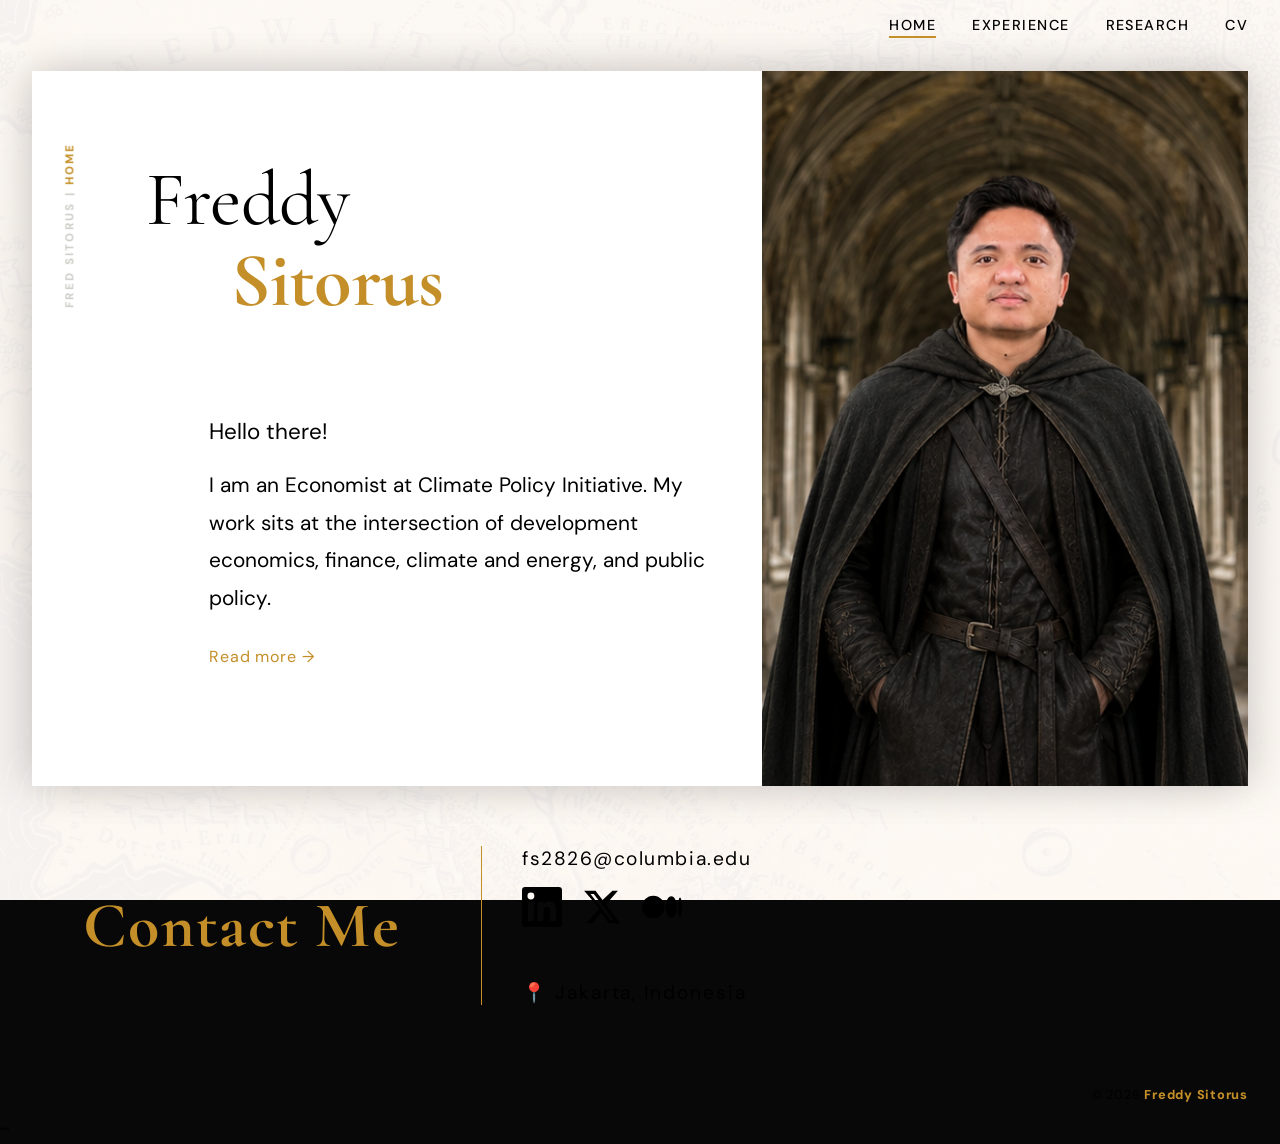
<file: index.html>
```html
<!DOCTYPE html>
<html lang="en">
<head>
  <meta charset="UTF-8" />
  <meta name="viewport" content="width=device-width, initial-scale=1.0" />
  <title>Fred Sitorus</title>
  <link href="https://fonts.googleapis.com/css2?family=Cormorant+Garamond:wght@300;400;600;700&family=DM+Sans:wght@300;400;500&display=swap" rel="stylesheet" />
  <style>
    *, *::before, *::after { box-sizing: border-box; margin: 0; padding: 0; }

    :root {
      --accent: #c48f29;
      --black: #000000;
      --white: #ffffff;
      --gray: #cccdc6;
      --card-bg: rgba(8, 8, 12, 0.55);
      --card-border: rgba(255,255,255,0.08);
      --shadow: 0 8px 40px rgba(0,0,0,0.5), 0 2px 8px rgba(0,0,0,0.3);
      --gap: clamp(20px, 4vw, 60px);
      --nav-height: 50px;
    }

    html { scroll-behavior: smooth; }

    body {
      font-family: 'DM Sans', sans-serif;
      color: var(--black);
      min-height: 100vh;
      background: #080808;
      overflow-x: hidden;
    }

    /* ── BACKGROUND ── */
    .bg-fixed {
      position: fixed;
      inset: 0;
      z-index: 0;
      background: url('background1.jpg') center/cover no-repeat;
    }
    .bg-fixed::after {
      content: '';
      position: absolute;
      inset: 0;
      background: rgba(255, 255, 255, 0.55);
    }

    /* ── NAVBAR ── */
    nav {
     position: fixed;
      top: 0; left: 0; right: 0;
      z-index: 100;
      height: var(--nav-height);
      display: flex;
      align-items: center;
      justify-content: center;
      border-bottom: 1px solid transparent;
      transition: background 0.3s ease, border-color 0.3s ease;
    }
    nav.scrolled {
      background: rgba(255, 255, 255, 0.85);
      backdrop-filter: blur(12px);
      -webkit-backdrop-filter: blur(12px);
      border-bottom: 1px solid rgba(0,0,0,0.08);
    }
    
    .nav-inner {
      width: 95vw;
      display: flex;
      align-items: center;
      justify-content: space-between;
    }
    
    .nav-links {
      display: flex;
      flex-direction: row;
      align-items: center;
      gap: 36px;
      list-style: none;
      margin-left: auto;
    }
    .nav-links a {
      font-size: 0.9rem;
      font-weight: 500;
      color: var(--black);
      text-decoration: none;
      letter-spacing: 0.1em;
      text-transform: uppercase;
      transition: color 0.2s;
      position: relative;
      padding-bottom: 4px;
    }
    .nav-links a::after {
      content: '';
      position: absolute;
      bottom: 0; left: 0;
      width: 0; height: 2px;
      background: var(--accent);
      transition: width 0.25s ease;
    }
    .nav-links a.active {
      font-weight: 500;
    }
    .nav-links a.active::after {
      color: var(--accent);
      width: 100%;
    }
    .nav-links a:hover { color: var(--black); }
    .nav-links a:hover::after { width: 100%; }


    /* ── PAGE WRAPPER ── */
    .page {
      position: relative;
      z-index: 1;
      padding-top: var(--nav-height);
    }

    @media (max-width: 768px) {
  .nav-inner {
    justify-content: center; 
  }

  .nav-links {
    margin-left: 0; 
    justify-content: center;
    gap: 20px; /
  }

  .nav-links a {
    font-size: 0.75rem; 
    letter-spacing: 0.06em;
  }
}
      
    /* ── HERO ── */
   .hero {
  position: relative;
  height: calc(85svh - var(--nav-height));
  overflow: hidden;
  max-width: 95vw;
  margin: 0 auto;
  background: #ffffff;
  box-shadow: -12px 0 40px rgba(0,0,0,0.12), 12px 0 40px rgba(0,0,0,0.12);
}

.hero-inner {
  position: relative;
  z-index: 2;
  width: 100%;
  height: 100%;
  display: grid;
  grid-template-columns: 1fr 40%;
  align-items: stretch;
}

.hero-text {
  padding: 60px var(--gap);
  display: flex;
  flex-direction: column;
  justify-content: center;
  animation: fadeLeft 0.8s ease both;
}

.hero-name {
  font-family: 'Cormorant Garamond', serif;
  font-size: clamp(3rem, 6vw, 8.5rem);
  font-weight: 400;
  line-height: 1.05;
  letter-spacing: -0.01em;
  color: var(--black);
  margin-left: 10%;
  margin-bottom: 16px;
}
.hero-name strong {
  font-weight: 800;
  color: var(--accent);
  display: block;
  margin-left: 15%;
  margin-bottom: 80px;
}

.hero-label {
  font-size: 1.4rem;
  color: var(--black);
  margin-left: 20%;
  margin-bottom: 20px;
}

.hero-bio {
  font-size: 1.3rem;
  color: var(--muted);
  line-height: 1.8;
  max-width: 660px;
  margin-left: 20%;
  margin-bottom: 30px;
}

.hero-photo-fullscreen {
  position: relative;
  height: 100%;
  overflow: hidden;
  animation: fadeRight 1s ease 0.1s both;
}

.hero-photo-fullscreen img {
  width: 100%;
  height: 100%;
  object-fit: cover;
  object-position: top center;
  display: block;
} 
.read-more {
  display: inline-block;
  font-size: 1rem;
  color: var(--accent);
  text-decoration: none;
  letter-spacing: 0.06em;
  margin-bottom: 28px;
  position: relative;
  margin-left: 20%;
  padding-bottom: 2px;
  align-self: flex-start;
}
.read-more::after {
  content: '';
  position: absolute;
  bottom: 0; left: 0;
  width: 0;
  height: 1px;
  background: var(--accent);
  transition: width 0.25s ease;
}
.read-more:hover::after { width: 100%; }

    @media (max-width: 768px) {
  .hero {
    height: auto;
    overflow: visible;
  }

  .hero-inner {
    grid-template-columns: 1fr; /* single column */
    height: auto;
  }

  /* reorder: name first, then photo, then text */
  .hero-name {
    order: 1;
    text-align: center;
    margin-left: 0;
    font-size: 2.5rem;
  }

  .hero-name strong {
    margin-left: 0;
    margin-bottom: 20px;
    display: inline; /* keeps first and last name on same line */
  }

  .hero-photo-fullscreen {
    order: 2;
    height: 50vw;
  }

  .hero-photo-fullscreen img {
    width: 70%;
    height: auto;
    margin: 0 auto;
  }

  .hero-text {
    order: 3;
    padding: 30px 20px;
    align-items: center;
  }

  .hero-label {
    margin-left: 0;
    text-align: center;
    font-size: 1rem;
  }

  .hero-bio {
    margin-left: 0;
    max-width: 100%;
    font-size: 1rem;
    text-align: justify;
  }

  .read-more {
    margin-left: 0;
    align-self: center;
  }
}
    /* ── CONTACT ── */
#contact {
  position: relative;
  z-index: 1;
  width: 95vw;
  margin: 0 auto;
  padding: 60px var(--gap);
  display: grid;
  grid-template-columns: 0.5fr 1fr;
  align-items: center;
  gap: 40px;
}

.contact-heading {
  font-family: 'Cormorant Garamond', serif;
  font-size: clamp(2rem, 6vw, 4rem);
  font-weight: 700;
  color: var(--accent);
  letter-spacing: 0.02em;
  line-height: 1;
  text align: right;
}
.contact-details {
  display: flex;
  flex-direction: column;
  gap: 16px;
  border-left: 1px solid var(--accent);
  padding-left: 40px;
}

.contact-email {
  font-size: 1.2rem;
  color: var(--black);
  text-decoration: none;
  letter-spacing: 0.08em;
  transition: color 0.2s;
}
.contact-email:hover { color: var(--accent); }

.contact-location {
  font-size: 1.2rem;
  color: var(--black);
  letter-spacing: 0.1em;
}

.contact-socials {
  display: flex;
  align-items: center;
  gap: 20px;
}
.contact-socials a {
  color: var(--black);
  transition: color 0.2s;
  display: flex;
  align-items: center;
}
.contact-socials a:hover { color: var(--accent); }
.contact-socials svg {
  width: 40px;
  height: 40px;
  fill: currentColor;
}
    .side-label {
  position: fixed;
  left: -1%;
  top: 25%;
  transform: translateY(-50%) rotate(270deg);
  transform-origin: center center;
  z-index: 50;
  font-family: 'DM Sans', sans-serif;
  font-size: 0.72rem;
  font-weight: 700;
  letter-spacing: 0.2em;
  text-transform: uppercase;
  color: var(--gray);
  white-space: nowrap;
}
    .side-label span {
      color: var(--accent);
      font-weight: 800;
    }
    
    footer {
  position: relative;
  z-index: 1;
  width: 95vw;
  margin: 0 auto;
  padding: 20px 0;
  text-align: right;
  font-size: 0.8rem;
  color: var(--muted);
  letter-spacing: 0.06em;
  border-top: 1px solid rgba(0,0,0,0.08);
}

footer span {
  color: var(--accent);
  font-weight: 800;
}

@media (max-width: 768px) {
  #contact {
    grid-template-columns: 1fr; /* single column */
    padding: 40px 20px;
    gap: 24px;
    text-align: center;
  }

  .contact-heading {
    font-size: 2.5rem;
  }

  .contact-details {
    border-left: none; /* remove side line, looks odd centered */
    border-top: 1px solid var(--accent); /* replace with top line */
    padding-left: 0;
    padding-top: 24px;
    align-items: center; /* center all items */
  }

  .contact-email {
    font-size: 1rem;
  }

  .contact-location {
    font-size: 1rem;
  }

  .contact-socials {
    justify-content: center;
  }
}
    
    /* ── ANIMATIONS ── */
    @keyframes fadeLeft {
      from { opacity: 0; transform: translateX(-28px); }
      to   { opacity: 1; transform: translateX(0); }
    }
    @keyframes fadeRight {
      from { opacity: 0; transform: translateX(28px); }
      to   { opacity: 1; transform: translateX(0); }
    }

    /* ── RESPONSIVE ── */
    @media (max-width: 700px) {
      .hero-photo-fullscreen { width: 100%; opacity: 0.25; }
      .hero-photo-fullscreen::before {
        background: linear-gradient(to bottom,
          rgba(8,8,8,0.5) 0%,
          rgba(8,8,8,0.2) 100%
        );
      }
      .hero-inner {
        grid-template-columns: 1fr;
        text-align: center;
      }
      .hero-photo-spacer { display: none; }
      .hero-bio { margin-left: auto; margin-right: auto; }
      .hero-cta { justify-content: center; }
      .nav-links { gap: 20px; }
      #contact {
        height: auto;
        padding: 16px var(--gap);
        flex-direction: column;
        gap: 14px;
        text-align: center;
      }
      .contact-links { gap: 20px; flex-wrap: wrap; justify-content: center; }
    }
  </style>
</head>
<body>

<!-- BACKGROUND -->
<div class="bg-fixed"></div>

<!-- NAVBAR -->
<nav>
  <div class ="nav-inner">
  <ul class="nav-links">
    <li><a href="index.html" class="active">Home</a></li>
    <li><a href="about.html">Experience</a></li>
    <li><a href="writing.html">Research</a></li>
    <li><a href="resume.pdf" target="_blank">CV</a></li>
  </ul>
  </div>
</nav>

<!-- PAGE -->
<div class="page">

  <!-- HERO -->
  <section id="home" class="hero">
  <div class="hero-inner">

    <!-- LEFT -->
    <div class="hero-text">
      <h1 class="hero-name">
        Freddy
        <strong>Sitorus</strong>
      </h1>
      <div class="hero-label">Hello there!</div>
      <p class="hero-bio">
        I am an Economist at Climate Policy Initiative.
        My work sits at the intersection of development economics, finance, climate and energy, and public policy.
      </p>
      <a href="about.html" class="read-more">Read more →</a>
    </div>

    <!-- RIGHT -->
    <div class="hero-photo-fullscreen">
      <img src="picture1.png" alt="Profile photo" onerror="this.style.opacity='0'" />
    </div>

  </div>
     <div class="side-label">Fred Sitorus | <span>Home</span></div>
</section>

  <section id="contact">
  <!-- LEFT: big heading -->
  <h2 class="contact-heading">Contact Me</h2>

  <!-- RIGHT: details -->
  <div class="contact-details">
    <a href="mailto:fs2826@columbia.edu" class="contact-email">fs2826@columbia.edu</a>
    <div class="contact-socials">
      <!-- LinkedIn -->
      <a href="https://linkedin.com/in/freddyhys" target="_blank" aria-label="LinkedIn">
        <svg viewBox="0 0 24 24"><path d="M20.45 20.45h-3.554v-5.569c0-1.328-.027-3.037-1.852-3.037-1.853 0-2.136 1.445-2.136 2.939v5.667H9.354V9h3.414v1.561h.046c.477-.9 1.637-1.85 3.37-1.85 3.601 0 4.267 2.37 4.267 5.455v6.286zM5.337 7.433a2.062 2.062 0 0 1-2.063-2.065 2.064 2.064 0 1 1 2.063 2.065zm1.782 13.019H3.555V9h3.564v11.452zM22.225 0H1.771C.792 0 0 .774 0 1.729v20.542C0 23.227.792 24 1.771 24h20.451C23.2 24 24 23.227 24 22.271V1.729C24 .774 23.2 0 22.222 0h.003z"/></svg>
      </a>
      <!-- Twitter / X -->
      <a href="https://twitter.com/freddyhys" target="_blank" aria-label="Twitter">
        <svg viewBox="0 0 24 24"><path d="M18.244 2.25h3.308l-7.227 8.26 8.502 11.24H16.17l-4.714-6.231-5.401 6.231H2.744l7.737-8.835L1.254 2.25H8.08l4.253 5.622 5.911-5.622zm-1.161 17.52h1.833L7.084 4.126H5.117z"/></svg>
      </a>
      <!-- Medium -->
      <a href="https://medium.com/@freddysitorus" target="_blank" aria-label="Medium">
        <svg viewBox="0 0 24 24"><path d="M13.54 12a6.8 6.8 0 0 1-6.77 6.82A6.8 6.8 0 0 1 0 12a6.8 6.8 0 0 1 6.77-6.82A6.8 6.8 0 0 1 13.54 12zm7.42 0c0 3.54-1.51 6.42-3.38 6.42-1.87 0-3.39-2.88-3.39-6.42s1.52-6.42 3.39-6.42 3.38 2.88 3.38 6.42M24 12c0 3.17-.53 5.75-1.19 5.75-.66 0-1.19-2.58-1.19-5.75s.53-5.75 1.19-5.75C23.47 6.25 24 8.83 24 12z"/></svg>
      </a>
    </div>
    <br>
    <p class="contact-location">📍 Jakarta, Indonesia</p>
  </div>
</section>
  <footer>
  <p>© 2026 <span>Freddy Sitorus</span></p>
</footer>
<script>
  const nav = document.querySelector('nav');
  window.addEventListener('scroll', () => {
    if (window.scrollY > 10) {
      nav.classList.add('scrolled');
    } else {
      nav.classList.remove('scrolled');
    }
  });
</script>
</body>
</html>
```
</file>
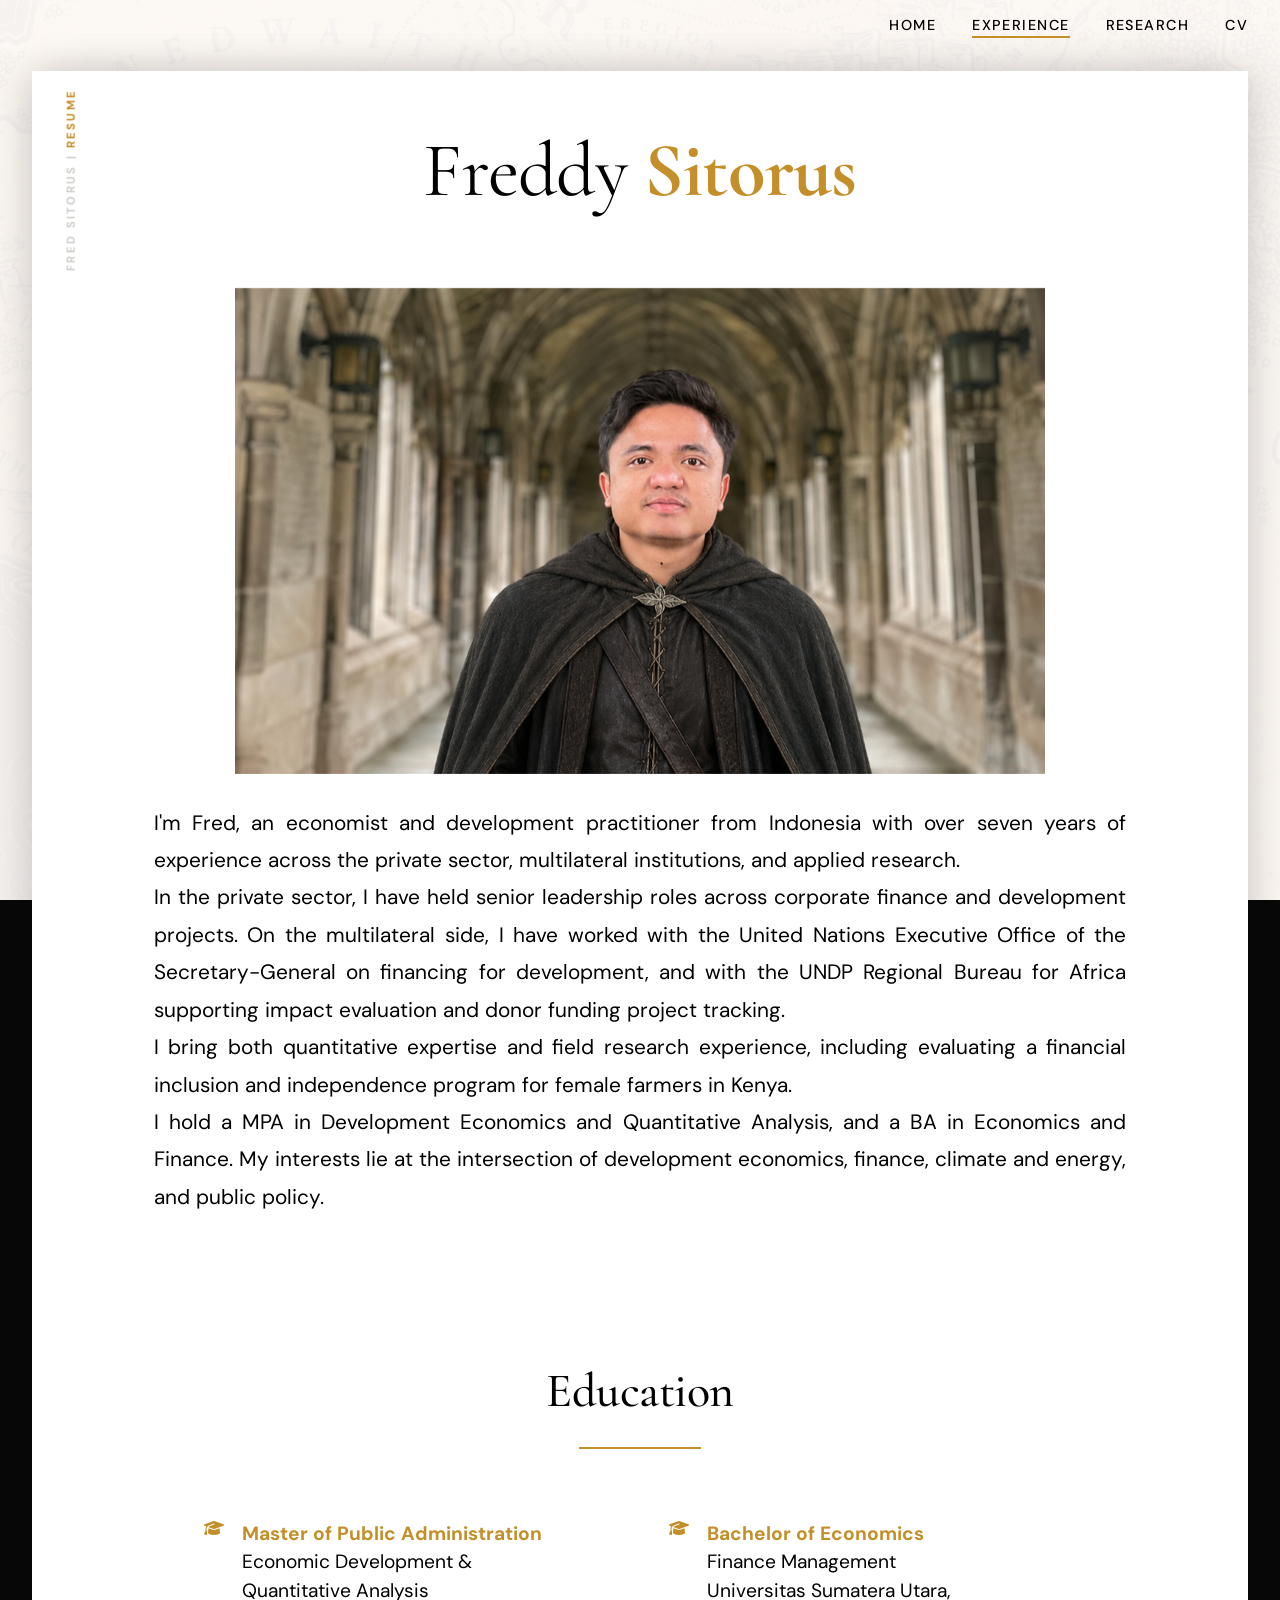
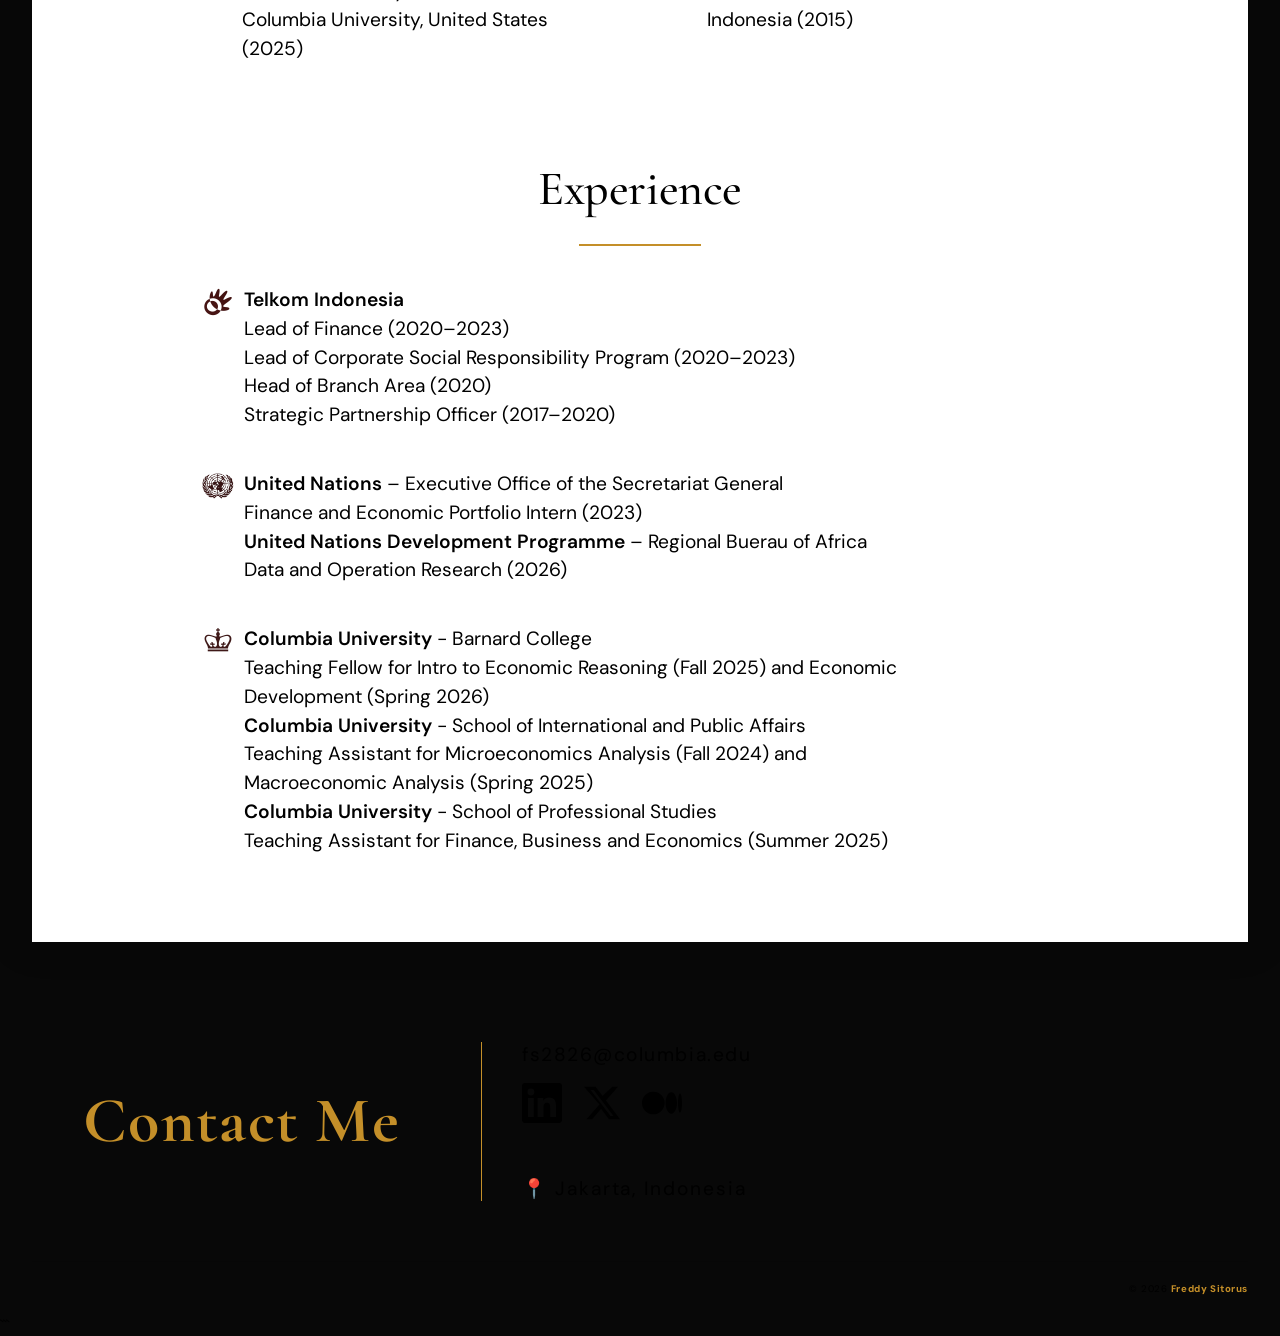
<file: about.html>
```html
<!DOCTYPE html>
<html lang="en">
<head>
  <meta charset="UTF-8" />
  <meta name="viewport" content="width=device-width, initial-scale=1.0" />
  <title>Fred Sitorus</title>
  <link href="https://fonts.googleapis.com/css2?family=Cormorant+Garamond:wght@300;400;600;700&family=DM+Sans:wght@300;400;500&display=swap" rel="stylesheet" />
  <link rel="stylesheet" href="https://cdnjs.cloudflare.com/ajax/libs/font-awesome/6.5.0/css/all.min.css">
  <style>
    *, *::before, *::after { box-sizing: border-box; margin: 0; padding: 0; }

    :root {
      --accent: #c48f29;
      --black: #000000;
      --white: #ffffff;
      --gray: #cccdc6;
      --card-bg: rgba(8, 8, 12, 0.55);
      --card-border: rgba(255,255,255,0.08);
      --shadow: 0 8px 40px rgba(0,0,0,0.5), 0 2px 8px rgba(0,0,0,0.3);
      --gap: clamp(20px, 4vw, 60px);
      --nav-height: 50px;
    }

    html { scroll-behavior: smooth; }

    body {
      font-family: 'DM Sans', sans-serif;
      color: var(--black);
      min-height: 100vh;
      background: #080808;
      overflow-x: hidden;
    }

    /* ── BACKGROUND ── */
    .bg-fixed {
      position: fixed;
      inset: 0;
      z-index: 0;
      background: url('background1.jpg') center/cover no-repeat;
    }
    .bg-fixed::after {
      content: '';
      position: absolute;
      inset: 0;
      background: rgba(255, 255, 255, 0.55);
    }

    /* ── NAVBAR ── */
    nav {
     position: fixed;
      top: 0; left: 0; right: 0;
      z-index: 100;
      height: var(--nav-height);
      display: flex;
      align-items: center;
      justify-content: center;
      border-bottom: 1px solid transparent;
      transition: background 0.3s ease, border-color 0.3s ease;
    }
    nav.scrolled {
      background: rgba(255, 255, 255, 0.85);
      backdrop-filter: blur(12px);
      -webkit-backdrop-filter: blur(12px);
      border-bottom: 1px solid rgba(0,0,0,0.08);
    }
    
    .nav-inner {
      width: 95vw;
      display: flex;
      align-items: center;
      justify-content: space-between;
    }
    
    .nav-links {
      display: flex;
      flex-direction: row;
      align-items: center;
      gap: 36px;
      list-style: none;
      margin-left: auto;
    }
    .nav-links a {
      font-size: 0.9rem;
      font-weight: 500;
      color: var(--black);
      text-decoration: none;
      letter-spacing: 0.1em;
      text-transform: uppercase;
      transition: color 0.2s;
      position: relative;
      padding-bottom: 4px;
    }
    .nav-links a::after {
      content: '';
      position: absolute;
      bottom: 0; left: 0;
      width: 0; height: 2px;
      background: var(--accent);
      transition: width 0.25s ease;
    }
    .nav-links a.active {
      font-weight: 500;
    }
    .nav-links a.active::after {
      color: var(--accent);
      width: 100%;
    }
    .nav-links a:hover { color: var(--black); }
    .nav-links a:hover::after { width: 100%; }


    /* ── PAGE WRAPPER ── */
    .page {
      position: relative;
      z-index: 1;
      padding-top: var(--nav-height);
    }

    /* ── HERO ── */
   .hero {
  position: relative;
  min-height: calc(85svh - var(--nav-height));
  overflow: visible;
  max-width: 95vw;
  margin: 0 auto;
  background: #ffffff;
  box-shadow: -12px 0 40px rgba(0,0,0,0.12), 12px 0 40px rgba(0,0,0,0.12);
}

.hero-inner {
  position: relative;
  z-index: 2;
  width: 100%;
  display: flex;
  flex-direction: column;
  align-items: center;
}
.hero-text {
  padding: 60px var(--gap);
  display: flex;
  flex-direction: column;
  justify-content: center;
  text-align: center;
  animation: fadeLeft 0.8s ease both;
}

.hero-name {
  font-family: 'Cormorant Garamond', serif;
  font-size: clamp(3rem, 6vw, 8.5rem);
  font-weight: 400;
  line-height: 1.05;
  letter-spacing: -0.01em;
  color: var(--black);
  text-align: center;
  margin-bottom: 16px;
}
.name-first {
  color: var(--black);
  font-weight: 400;
}

.name-last {
  color: var(--accent);
  font-weight: 800;
}
.hero-bio {
  font-size: 1.3rem;
  color: var(--black);
  line-height: 1.8;
  max-width: 80%;
  margin-bottom: 30px;
  margin: 30px auto 30px auto;
  text-align: justify;
}

.hero-photo-fullscreen {
  position: relative;
  overflow: visible;
  animation: fadeRight 1s ease 0.1s both;
}

.hero-photo-fullscreen img {
  width: 75%;
  height: auto;
  object-fit: cover;
  object-position: top center;
  display: block;
  margin: auto;
}
  .hero-title {
  font-family: 'Cormorant Garamond', serif;
  font-size: clamp(1rem, 6vw, 3rem);
  line-height: 1.05;
  letter-spacing: -0.01em;
  color: var(--black);
  text-align: center;
  margin: 100px auto 30px auto;
  font-weight: 500;
}
.hero-content {
  font-size: 1.5rem;
  color: var(--black);
  line-height: 1.8;
  max-width: 80%;
  margin-bottom: 30px;
  text-align: justify;
}
hr {
  border: none;
  border-top: 2px solid var(--accent);
  width: 10%; /* adjust length here */
  margin: 10px auto;
}

    /*EDUCATION*/
    .content-right {
   margin: 0;
  line-height: 1.1;
}
    .education-grid {
  display: grid;
  grid-template-columns: 40px 1fr 40px 1fr;
  column-gap: 18px;
  align-items: start;
  max-width: 75%;
      row-gap: 10px;
  margin: 40px auto 40px auto ;
}

.edu-details {
  text-align: left;
  font-size: 1.2rem;
  color: var(--black);
  line-height: 1.5;
  max-width: 80%;
}
    .edu-details span {
      color: var(--accent);
      font-weight: 700;
    }
    .logo {
  display: flex;
      color: var(--accent);
  justify-content: flex-end;
  align-items: flex-start;
}
    /* EXPERIENCES*/
    .experience-item {
  display: grid;
  grid-template-columns: 50px 1fr;
  column-gap: 10px;
  align-items: start;
  margin-bottom: 20px;
  max-width: 75%;
  margin: 40px auto 40px auto ;
}

.exp-logo {
  width: 32px;
  height: 32px;
  object-fit: contain;
  color: var(--accent);
  display: block;
}

.exp-details {
  text-align: left;
  font-size: 1.2rem;
  color: var(--black);
  line-height: 1.5;
  max-width: 80%;
}
    .exp-details span {
      font-weight: 600;
    }

    /* ── CONTACT ── */
#contact {
  position: relative;
  z-index: 1;
  width: 95vw;
  margin: 0 auto;
  padding: 60px var(--gap);
  display: grid;
  grid-template-columns: 0.5fr 1fr;
  align-items: center;
  gap: 40px;
}

.contact-heading {
  font-family: 'Cormorant Garamond', serif;
  font-size: clamp(2rem, 6vw, 4rem);
  font-weight: 700;
  color: var(--accent);
  letter-spacing: 0.02em;
  line-height: 1;
  text align: right;
}
.contact-details {
  display: flex;
  flex-direction: column;
  gap: 16px;
  border-left: 1px solid var(--accent);
  padding-left: 40px;
}

.contact-email {
  font-size: 1.2rem;
  color: var(--black);
  text-decoration: none;
  letter-spacing: 0.08em;
  transition: color 0.2s;
}
.contact-email:hover { color: var(--accent); }

.contact-location {
  font-size: 1.2rem;
  color: var(--black);
  letter-spacing: 0.1em;
}

.contact-socials {
  display: flex;
  align-items: center;
  gap: 20px;
}
.contact-socials a {
  color: var(--black);
  transition: color 0.2s;
  display: flex;
  align-items: center;
}
.contact-socials a:hover { color: var(--accent); }
.contact-socials svg {
  width: 40px;
  height: 40px;
  fill: currentColor;
}
    a {
  color: inherit;
  text-decoration: none;
}
    .side-label {
  position: fixed;
  left: -20px;
  top: 20%;
  transform: translateY(-50%) rotate(270deg);
  transform-origin: center center;
  z-index: 50;
  font-family: 'DM Sans', sans-serif;
  font-size: 0.72rem;
  font-weight: 700;
  letter-spacing: 0.2em;
  text-transform: uppercase;
  color: var(--gray);
  white-space: nowrap;
}
    .side-label span {
      color: var(--accent);
      font-weight: 800;
    }
    
    footer {
  position: relative;
  z-index: 1;
  width: 95vw;
  margin: 0 auto;
  padding: 20px 0;
  text-align: right;
  font-size: 0.6rem;
  color: var(--muted);
  letter-spacing: 0.06em;
  border-top: 1px solid rgba(0,0,0,0.08);
}

footer span {
  color: var(--accent);
  font-weight: 800;
}

    /* ── ANIMATIONS ── */
    @keyframes fadeLeft {
      from { opacity: 0; transform: translateX(-28px); }
      to   { opacity: 1; transform: translateX(0); }
    }
    @keyframes fadeRight {
      from { opacity: 0; transform: translateX(28px); }
      to   { opacity: 1; transform: translateX(0); }
    }

    /* ── RESPONSIVE ── */
    @media (max-width: 700px) {
      .hero-photo-fullscreen { width: 100%; opacity: 0.25; }
      .hero-photo-fullscreen::before {
        background: linear-gradient(to bottom,
          rgba(8,8,8,0.5) 0%,
          rgba(8,8,8,0.2) 100%
        );
      }
      .hero-inner {
        grid-template-columns: 1fr;
        text-align: center;
      }
      .hero-photo-spacer { display: none; }
      .hero-bio { margin-left: auto; margin-right: auto; }
      .hero-cta { justify-content: center; }
      .nav-links { gap: 20px; }
      #contact {
        height: auto;
        padding: 16px var(--gap);
        flex-direction: column;
        gap: 14px;
        text-align: center;
      }
      .contact-links { gap: 20px; flex-wrap: wrap; justify-content: center; }
    }
  </style>
</head>
<body>

<!-- BACKGROUND -->
<div class="bg-fixed"></div>

<!-- NAVBAR -->
<nav>
  <div class ="nav-inner">
  <ul class="nav-links">
    <li><a href="index.html">Home</a></li>
    <li><a href="about.html" class="active">Experience</a></li>
    <li><a href="writing.html">Research</a></li>
    <li><a href="resume.pdf" target="_blank">CV</a></li>
  </ul>
  </div>
</nav>

<!-- PAGE -->
<div class="page">

  <!-- HERO -->
  <section id="home" class="hero">
  <div class="hero-inner">

    <!-- LEFT -->
    <div class="hero-text">
      <h1 class="hero-name">
  <span class="name-first">Freddy</span>
  <span class="name-last">Sitorus</span>
</h1>
     
    </div>
    <div class="hero-photo-fullscreen">
      <img src="picture2.png" alt="Profile photo" onerror="this.style.opacity='0'" />
    </div>
 <p class="hero-bio">
   I'm Fred, an economist and development practitioner from Indonesia with over seven years of experience across the private sector, multilateral institutions, and applied research.
   <br>In the private sector, I have held senior leadership roles across corporate finance and development projects. On the multilateral side, I have worked with the United Nations Executive Office of the Secretary-General on financing for development, and with the UNDP Regional Bureau for Africa supporting impact evaluation and donor funding project tracking.
   <br>I bring both quantitative expertise and field research experience, including evaluating a financial inclusion and independence program for female farmers in Kenya.
   <br>I hold a MPA in Development Economics and Quantitative Analysis, and a BA in Economics and Finance. My interests lie at the intersection of development economics, finance, climate and energy, and public policy.
      </p>
  </div>
    <br>
    <p class="hero-title">
      Education
    </p>
    <hr>
    <br>
 <div class="content-right">
      <div class="education-grid">
        <div class="logo">
          <i class="fa-solid fa-graduation-cap"></i>
        </div>

        <div class="edu-details">
          <span>Master of Public Administration</span>
          <p>Economic Development &amp; Quantitative Analysis</p>
          <p>
            <a href="https://www.columbia.edu" target="_blank">
              Columbia University,
            </a> United States (2025)
          </p>
        </div>

        <div class="logo">
          <i class="fa-solid fa-graduation-cap"></i>
        </div>

        <div class="edu-details">
          <span>Bachelor of Economics</span>
          <p>Finance Management</p>
          <p>
            <a href="https://usu.ac.id" target="_blank">
              Universitas Sumatera Utara,
            </a> Indonesia (2015)
          </p>        
        </div>
      </div>
    </div>      
    <p class="hero-title">
      Experience
    </p>
    <hr>
       <!-- Experience -->

    <div class="content-right">
      
      <div class="experience-item">
        <div class="logo">
          <img src="telkom.png" alt="Telkom Indonesia" class="exp-logo">
        </div>
        <div class="exp-details">
          <p>
          <a href="https://telkom.co.id" target="_blank">
              <span>Telkom Indonesia</span>  
          </a>
          </p>
          <p>Lead of Finance (2020–2023)</p>
          <p>Lead of Corporate Social Responsibility Program (2020–2023)</p>
          <p>Head of Branch Area (2020)</p>
          <p>Strategic Partnership Officer (2017–2020)</p>
        </div>
      </div>

      <div class="experience-item">
        <div class="logo">
          <img src="un.png" alt="United Nations" class="exp-logo">
        </div>
        <div class="exp-details">
          <p>
            <a href="https://www.un.org/sg/en/global-leadership/entity/secretariat-and-regional-commissions/executive-office-of-the-secretary-general" target="_blank">
              <span>United Nations</span> – Executive Office of the Secretariat General 
            </a>
          </p>
          <p>Finance and Economic Portfolio Intern (2023)</p>
        <p>
         <p>
            <a href="https://www.undp.org/africa/about-us" target="_blank">
              <span>United Nations Development Programme</span> – Regional Buerau of Africa 
            </a>
          </p>
          <p>Data and Operation Research (2026)</p>
        </div>
      </div>

      <div class="experience-item">
        <div class="logo">
          <img src="columbia.png" alt="Columbia University" class="exp-logo">
        </div>
        <div class="exp-details">
          <p>
           <a href="https://barnard.edu" target="_blank">
             <span>Columbia University</span> - Barnard College
           </a>  
          </p>
          <p>Teaching Fellow for Intro to Economic Reasoning (Fall 2025) and Economic Development (Spring 2026)</p>
          <p>
           <a href="https://www.sipa.columbia.edu" target="_blank">
              <span>Columbia University</span> - School of International and Public Affairs
           </a>  
           </p>
          <p>Teaching Assistant for Microeconomics Analysis (Fall 2024) and Macroeconomic Analysis (Spring 2025)</p>
         <p>
        <p>
           <a href="https://sps.columbia.edu/landing/strategic-communication?utm_campaign=nn-fy2526-scom&utm_source=google&utm_medium=cpc&utm_content=850953&utm_term=&campaign_id=22739094410&gad_source=1&gad_campaignid=22739094410&gbraid=0AAAAAphqpw_KHyOOQPLJAomiYA1_s6XPl&gclid=Cj0KCQjwp7jOBhDGARIsABe7C4cKroyLgoN7ST0N5zPEYW3UM0VKrVf17wcb1pTAXytrZ29SoG5jZm4aAn3OEALw_wcB" target="_blank">
              <span>Columbia University</span> - School of Professional Studies 
           </a>  
          </p>  </p>
          <p>Teaching Assistant for Finance, Business and Economics (Summer 2025)</p>
        <br><br><br>
        </div>
      </div>

    </div>
</section>

  <section id="contact">
  <!-- LEFT: big heading -->
  <h2 class="contact-heading">Contact Me</h2>

  <!-- RIGHT: details -->
  <div class="contact-details">
    <a href="mailto:fs2826@columbia.edu" class="contact-email">fs2826@columbia.edu</a>
    <div class="contact-socials">
      <!-- LinkedIn -->
      <a href="https://linkedin.com/in/freddyhys" target="_blank" aria-label="LinkedIn">
        <svg viewBox="0 0 24 24"><path d="M20.45 20.45h-3.554v-5.569c0-1.328-.027-3.037-1.852-3.037-1.853 0-2.136 1.445-2.136 2.939v5.667H9.354V9h3.414v1.561h.046c.477-.9 1.637-1.85 3.37-1.85 3.601 0 4.267 2.37 4.267 5.455v6.286zM5.337 7.433a2.062 2.062 0 0 1-2.063-2.065 2.064 2.064 0 1 1 2.063 2.065zm1.782 13.019H3.555V9h3.564v11.452zM22.225 0H1.771C.792 0 0 .774 0 1.729v20.542C0 23.227.792 24 1.771 24h20.451C23.2 24 24 23.227 24 22.271V1.729C24 .774 23.2 0 22.222 0h.003z"/></svg>
      </a>
      <!-- Twitter / X -->
      <a href="https://twitter.com/freddyhys" target="_blank" aria-label="Twitter">
        <svg viewBox="0 0 24 24"><path d="M18.244 2.25h3.308l-7.227 8.26 8.502 11.24H16.17l-4.714-6.231-5.401 6.231H2.744l7.737-8.835L1.254 2.25H8.08l4.253 5.622 5.911-5.622zm-1.161 17.52h1.833L7.084 4.126H5.117z"/></svg>
      </a>
      <!-- Medium -->
      <a href="https://medium.com/@freddysitorus" target="_blank" aria-label="Medium">
        <svg viewBox="0 0 24 24"><path d="M13.54 12a6.8 6.8 0 0 1-6.77 6.82A6.8 6.8 0 0 1 0 12a6.8 6.8 0 0 1 6.77-6.82A6.8 6.8 0 0 1 13.54 12zm7.42 0c0 3.54-1.51 6.42-3.38 6.42-1.87 0-3.39-2.88-3.39-6.42s1.52-6.42 3.39-6.42 3.38 2.88 3.38 6.42M24 12c0 3.17-.53 5.75-1.19 5.75-.66 0-1.19-2.58-1.19-5.75s.53-5.75 1.19-5.75C23.47 6.25 24 8.83 24 12z"/></svg>
      </a>
    </div>
    <br>
    <p class="contact-location">📍 Jakarta, Indonesia</p>
  </div>
</section>
  <div class="side-label">Fred Sitorus | <span>Resume</span></div>
  <footer>
  <p>© 2026 <span>Freddy Sitorus</span></p>
</footer>
<script>
  const nav = document.querySelector('nav');
  window.addEventListener('scroll', () => {
    if (window.scrollY > 10) {
      nav.classList.add('scrolled');
    } else {
      nav.classList.remove('scrolled');
    }
  });
</script>
</body>
</html>
```
</file>
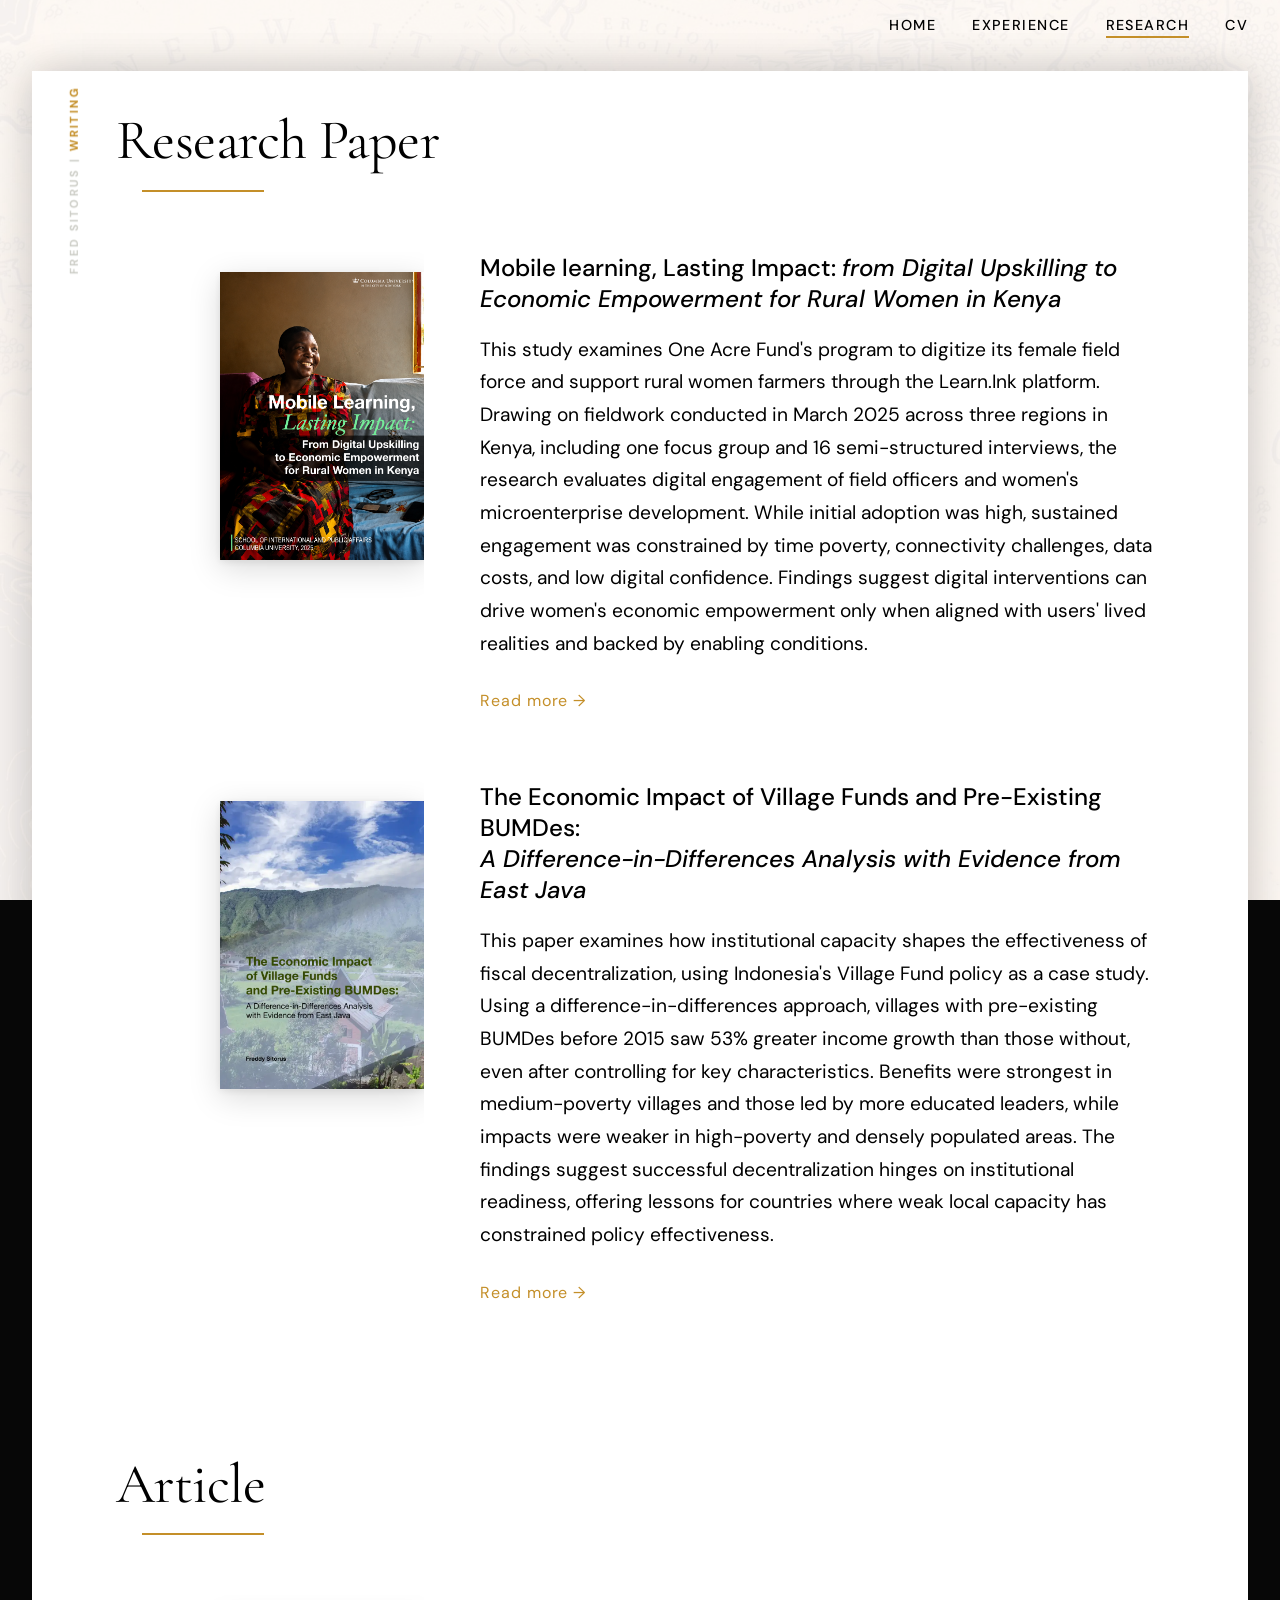
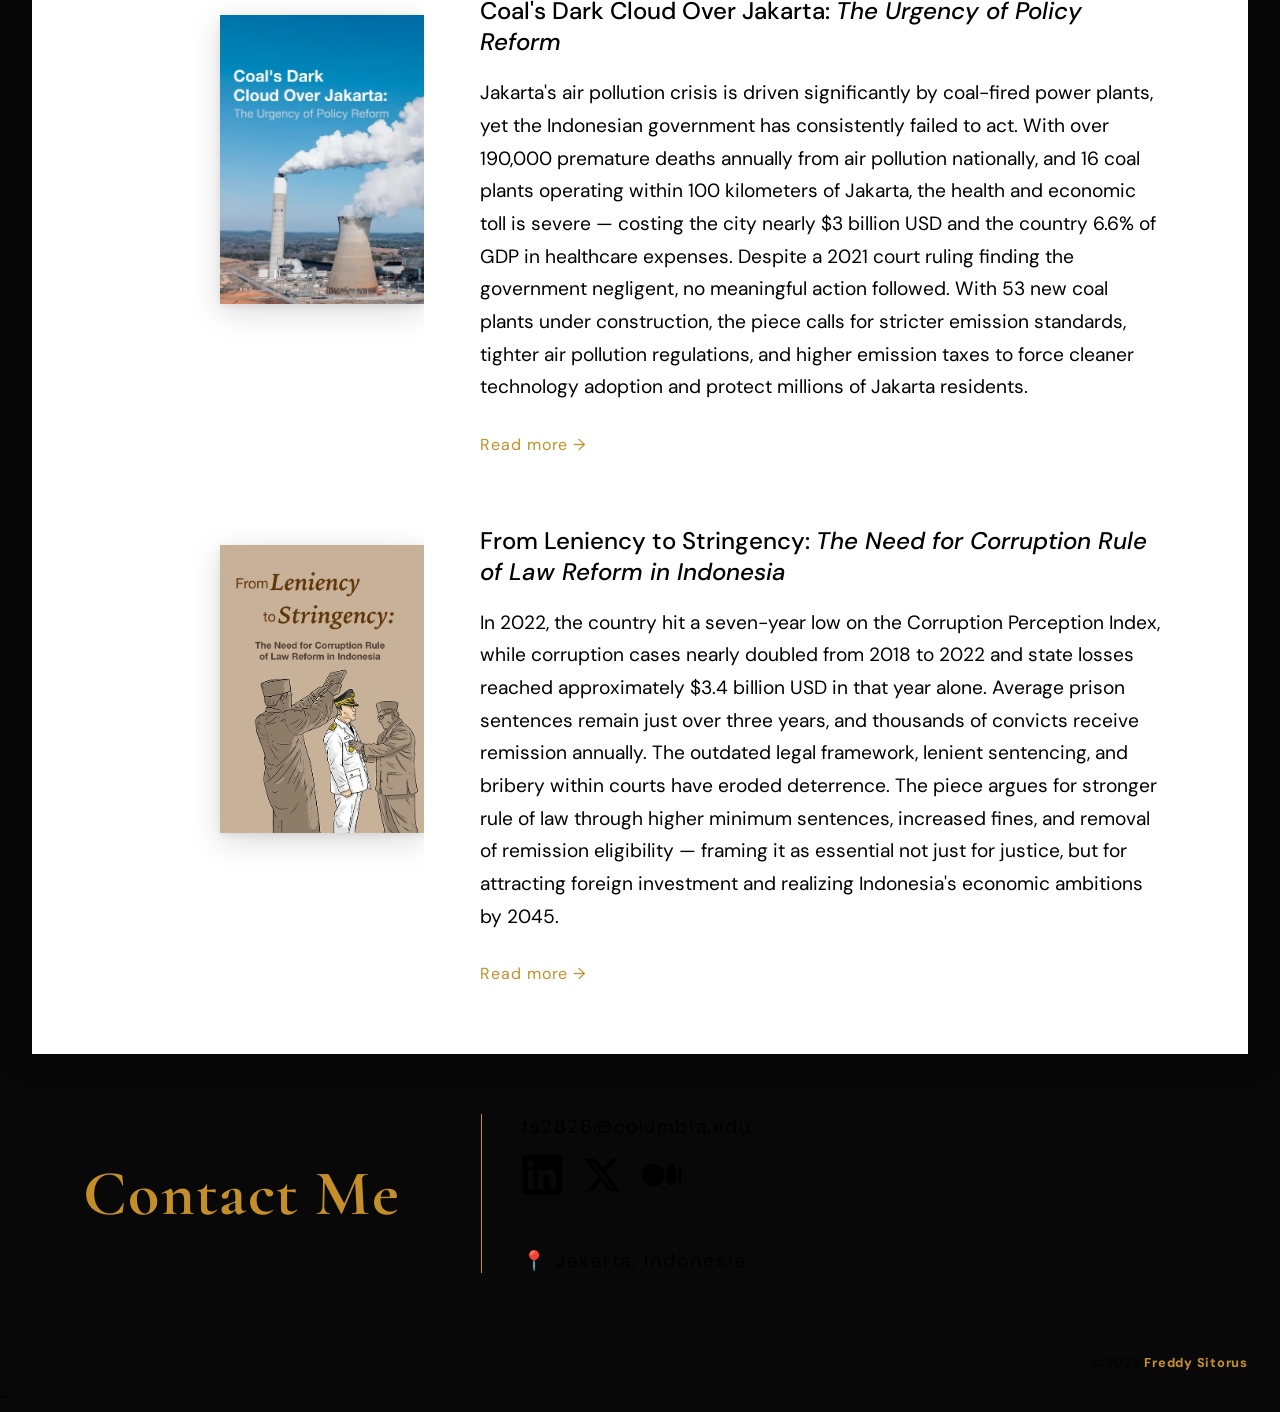
<file: writing.html>
```html
<!DOCTYPE html>
<html lang="en">
<head>
  <meta charset="UTF-8" />
  <meta name="viewport" content="width=device-width, initial-scale=1.0" />
  <title>Fred Sitorus</title>
  <link href="https://fonts.googleapis.com/css2?family=Cormorant+Garamond:wght@300;400;600;700&family=DM+Sans:wght@300;400;500&display=swap" rel="stylesheet" />
  <style>
    *, *::before, *::after { box-sizing: border-box; margin: 0; padding: 0; }

    :root {
      --accent: #c48f29;
      --black: #000000;
      --white: #ffffff;
      --gray: #cccdc6;
      --card-bg: rgba(8, 8, 12, 0.55);
      --card-border: rgba(255,255,255,0.08);
      --shadow: 0 8px 40px rgba(0,0,0,0.5), 0 2px 8px rgba(0,0,0,0.3);
      --gap: clamp(20px, 4vw, 60px);
      --nav-height: 50px;
    }

    html { scroll-behavior: smooth; }

    body {
      font-family: 'DM Sans', sans-serif;
      color: var(--black);
      min-height: 100vh;
      background: #080808;
      overflow-x: hidden;
    }

    /* ── BACKGROUND ── */
    .bg-fixed {
      position: fixed;
      inset: 0;
      z-index: 0;
      background: url('background1.jpg') center/cover no-repeat;
    }
    .bg-fixed::after {
      content: '';
      position: absolute;
      inset: 0;
      background: rgba(255, 255, 255, 0.55);
    }

    /* ── NAVBAR ── */
    nav {
     position: fixed;
      top: 0; left: 0; right: 0;
      z-index: 100;
      height: var(--nav-height);
      display: flex;
      align-items: center;
      justify-content: center;
      border-bottom: 1px solid transparent;
      transition: background 0.3s ease, border-color 0.3s ease;
    }
    nav.scrolled {
      background: rgba(255, 255, 255, 0.85);
      backdrop-filter: blur(12px);
      -webkit-backdrop-filter: blur(12px);
      border-bottom: 1px solid rgba(0,0,0,0.08);
    }
    
    .nav-inner {
      width: 95vw;
      display: flex;
      align-items: center;
      justify-content: space-between;
    }
    
    .nav-links {
      display: flex;
      flex-direction: row;
      align-items: center;
      gap: 36px;
      list-style: none;
      margin-left: auto;
    }
    .nav-links a {
      font-size: 0.9rem;
      font-weight: 500;
      color: var(--black);
      text-decoration: none;
      letter-spacing: 0.1em;
      text-transform: uppercase;
      transition: color 0.2s;
      position: relative;
      padding-bottom: 4px;
    }
    .nav-links a::after {
      content: '';
      position: absolute;
      bottom: 0; left: 0;
      width: 0; height: 2px;
      background: var(--accent);
      transition: width 0.25s ease;
    }
    .nav-links a.active {
      font-weight: 500;
    }
    .nav-links a.active::after {
      color: var(--accent);
      width: 100%;
    }
    .nav-links a:hover { color: var(--black); }
    .nav-links a:hover::after { width: 100%; }


    /* ── PAGE WRAPPER ── */
    .page {
      position: relative;
      z-index: 1;
      padding-top: var(--nav-height);
    }

    /* ── HERO ── */
   .hero {
  position: relative;
  overflow: hidden;
  max-width: 95vw;
  margin: 0 auto;
  background: #ffffff;
  box-shadow: -12px 0 40px rgba(0,0,0,0.12), 12px 0 40px rgba(0,0,0,0.12);
}

.hero-inner {
  position: relative;
  max-width: 90vw;
  z-index: 2;
  display: grid;
  grid-template-columns: 30% 1fr;
  align-items: stretch;
  column-gap: 5px;
  margin: 0 auto 40px auto;
  padding-left: 20px;
}

.hero-text {
  padding: 0 var(--gap);
  display: flex;
  flex-direction: column;
  justify-content: center;
  animation: fadeLeft 0.8s ease both;
}

.hero-name {
  font-family: 'Cormorant Garamond', serif;
  font-size: clamp(3rem, 6vw, 3.5rem);
  font-weight: 400;
  max-width: 85vw;
  line-height: 1.05;
  letter-spacing: -0.01em;
  color: var(--black);
  margin: 40px auto 20px auto;
  padding-left: 20px;

}
.hero-label {
  font-size: 1.5rem;
  color: var(--black);
  font-weight: 500;
  margin-bottom: 20px;
}

.hero-bio {
  font-size: 1.2rem;
  color: var(--muted);
  line-height: 1.7;
  margin-bottom: 30px;
}

.hero-photo-fullscreen {
  position: relative;
  overflow: hidden;
  animation: fadeRight 1s ease 0.1s both;
}
.hero-photo-fullscreen img {
  width: 60%;
  height: auto;
  object-fit: cover;
  object-position: top center;
  display: block;
  margin: 20px 0 20px auto;
  box-shadow: 0 8px 30px rgba(0,0,0,0.15), 0 2px 8px rgba(0,0,0,0.08);
}
    
.read-more {
  display: inline-block;
  font-size: 1rem;
  color: var(--accent);
  text-decoration: none;
  letter-spacing: 0.06em;
  margin-bottom: 28px;
  position: relative;
  padding-bottom: 2px;
  align-self: flex-start;
}
.read-more::after {
  content: '';
  position: absolute;
  bottom: 0; left: 0;
  width: 0;
  height: 1px;
  background: var(--accent);
  transition: width 0.25s ease;
}
.read-more:hover::after { width: 100%; }

hr {
  border: none;
  border-top: 2px solid var(--accent);
  width: 10%;
  margin: 0 0 60px 110px;
}
    /* ── CONTACT ── */
#contact {
  position: relative;
  z-index: 1;
  width: 95vw;
  margin: 0 auto;
  padding: 60px var(--gap);
  display: grid;
  grid-template-columns: 0.5fr 1fr;
  align-items: center;
  gap: 40px;
}

.contact-heading {
  font-family: 'Cormorant Garamond', serif;
  font-size: clamp(2rem, 6vw, 4rem);
  font-weight: 700;
  color: var(--accent);
  letter-spacing: 0.02em;
  line-height: 1;
  text align: right;
}
.contact-details {
  display: flex;
  flex-direction: column;
  gap: 16px;
  border-left: 1px solid var(--accent);
  padding-left: 40px;
}

.contact-email {
  font-size: 1.2rem;
  color: var(--black);
  text-decoration: none;
  letter-spacing: 0.08em;
  transition: color 0.2s;
}
.contact-email:hover { color: var(--accent); }

.contact-location {
  font-size: 1.2rem;
  color: var(--black);
  letter-spacing: 0.1em;
}

.contact-socials {
  display: flex;
  align-items: center;
  gap: 20px;
}
.contact-socials a {
  color: var(--black);
  transition: color 0.2s;
  display: flex;
  align-items: center;
}
.contact-socials a:hover { color: var(--accent); }
.contact-socials svg {
  width: 40px;
  height: 40px;
  fill: currentColor;
}
    .side-label {
  position: fixed;
  left: -20px;
  top: 20%;
  transform: translateY(-50%) rotate(270deg);
  transform-origin: center center;
  z-index: 50;
  font-family: 'DM Sans', sans-serif;
  font-size: 0.72rem;
  font-weight: 700;
  letter-spacing: 0.2em;
  text-transform: uppercase;
  color: var(--gray);
  white-space: nowrap;
}
    .side-label span {
      color: var(--accent);
      font-weight: 800;
    }
    
    footer {
  position: relative;
  z-index: 1;
  width: 95vw;
  margin: 0 auto;
  padding: 20px 0;
  text-align: right;
  font-size: 0.8rem;
  color: var(--muted);
  letter-spacing: 0.06em;
  border-top: 1px solid rgba(0,0,0,0.08);
}

footer span {
  color: var(--accent);
  font-weight: 800;
}

    /* ── ANIMATIONS ── */
    @keyframes fadeLeft {
      from { opacity: 0; transform: translateX(-28px); }
      to   { opacity: 1; transform: translateX(0); }
    }
    @keyframes fadeRight {
      from { opacity: 0; transform: translateX(28px); }
      to   { opacity: 1; transform: translateX(0); }
    }

    /* ── RESPONSIVE ── */
    @media (max-width: 700px) {
      .hero-photo-fullscreen { width: 100%; opacity: 0.25; }
      .hero-photo-fullscreen::before {
        background: linear-gradient(to bottom,
          rgba(8,8,8,0.5) 0%,
          rgba(8,8,8,0.2) 100%
        );
      }
      .hero-inner {
        grid-template-columns: 1fr;
        text-align: center;
      }
      .hero-photo-spacer { display: none; }
      .hero-bio { margin-left: auto; margin-right: auto; }
      .hero-cta { justify-content: center; }
      .nav-links { gap: 20px; }
      #contact {
        height: auto;
        padding: 16px var(--gap);
        flex-direction: column;
        gap: 14px;
        text-align: center;
      }
      .contact-links { gap: 20px; flex-wrap: wrap; justify-content: center; }
    }
  </style>
</head>
<body>

<!-- BACKGROUND -->
<div class="bg-fixed"></div>

<!-- NAVBAR -->
<nav>
  <div class ="nav-inner">
  <ul class="nav-links">
    <li><a href="index.html">Home</a></li>
    <li><a href="about.html">Experience</a></li>
    <li><a href="writing.html" class="active">Research</a></li>
    <li><a href="resume.pdf" target="_blank">CV</a></li>
  </ul>
  </div>
</nav>

<!-- PAGE -->
<div class="page">

  <!-- HERO -->
  <section id="home" class="hero">
     <div class="hero-name">
     <p> Research Paper</p>
</div>
    <hr>
  <div class="hero-inner">
      <!-- LEFT -->
    <div class="hero-photo-fullscreen">
      <img src="cover1.png" alt="Profile photo" onerror="this.style.opacity='0'" />
    </div>
    <!-- RIGHT -->
    <div class="hero-text">
      <div class="hero-label">Mobile learning, Lasting Impact: <em>from Digital Upskilling to Economic Empowerment for Rural Women in Kenya</em></div>
      <p class="hero-bio">
        This study examines One Acre Fund's program to digitize its female field force and support rural women farmers through the Learn.Ink platform. 
        Drawing on fieldwork conducted in March 2025 across three regions in Kenya, including one focus group and 16 semi-structured interviews, 
        the research evaluates digital engagement of field officers and women's microenterprise development. While initial adoption was high, 
        sustained engagement was constrained by time poverty, connectivity challenges, data costs, and low digital confidence. 
        Findings suggest digital interventions can drive women's economic empowerment only when aligned with users' lived realities and backed by enabling conditions.
      </p>
      <a href="about.html" class="read-more">Read more →</a>
    </div>
</div>
    <div class="hero-inner">
      <!-- LEFT -->
    <div class="hero-photo-fullscreen">
      <img src="cover2.jpg" alt="Profile photo" onerror="this.style.opacity='0'" />
    </div>
    <!-- RIGHT -->
    <div class="hero-text">
      <div class="hero-label">The Economic Impact of Village Funds and Pre-Existing BUMDes: <br>
        <em>A Difference-in-Differences Analysis with Evidence from East Java</em></div>
      <p class="hero-bio">
        This paper examines how institutional capacity shapes the effectiveness of fiscal decentralization, using Indonesia's Village Fund policy as a case study. 
        Using a difference-in-differences approach, villages with pre-existing BUMDes before 2015 saw 53% greater income growth than those without, 
        even after controlling for key characteristics. Benefits were strongest in medium-poverty villages and those led by more educated leaders, 
        while impacts were weaker in high-poverty and densely populated areas. The findings suggest successful decentralization hinges on institutional readiness, 
        offering lessons for countries where weak local capacity has constrained policy effectiveness.
      </p>
      <a href="about.html" class="read-more">Read more →</a>
    </div>
</div>
    <br>
    <br>
    <div class="hero-name">
     <p> Article</p>
</div>
    <hr>
  <div class="hero-inner">
      <!-- LEFT -->
    <div class="hero-photo-fullscreen">
      <img src="cover3.jpg" alt="Profile photo" onerror="this.style.opacity='0'" />
    </div>
    <!-- RIGHT -->
    <div class="hero-text">
      <div class="hero-label">Coal's Dark Cloud Over Jakarta: <em>The Urgency of Policy Reform</em></div>
      <p class="hero-bio">
        Jakarta's air pollution crisis is driven significantly by coal-fired power plants, yet the Indonesian government has consistently failed to act. 
        With over 190,000 premature deaths annually from air pollution nationally, and 16 coal plants operating within 100 kilometers of Jakarta, 
        the health and economic toll is severe — costing the city nearly $3 billion USD and the country 6.6% of GDP in healthcare expenses. 
        Despite a 2021 court ruling finding the government negligent, no meaningful action followed. With 53 new coal plants under construction, 
        the piece calls for stricter emission standards, tighter air pollution regulations, 
        and higher emission taxes to force cleaner technology adoption and protect millions of Jakarta residents.
      </p>
      <a href="about.html" class="read-more">Read more →</a>
    </div>
</div>
    <div class="hero-inner">
      <!-- LEFT -->
    <div class="hero-photo-fullscreen">
      <img src="cover4.jpg" alt="Profile photo" onerror="this.style.opacity='0'" />
    </div>
    <!-- RIGHT -->
    <div class="hero-text">
      <div class="hero-label">From Leniency to Stringency: <em>The Need for Corruption Rule of Law Reform in Indonesia</em></div>
      <p class="hero-bio">
        In 2022, the country hit a seven-year low on the Corruption Perception Index, while corruption cases nearly doubled from 2018 to 2022 
        and state losses reached approximately $3.4 billion USD in that year alone. Average prison sentences remain just over three years, 
        and thousands of convicts receive remission annually. The outdated legal framework, lenient sentencing, and bribery within courts have eroded deterrence. 
        The piece argues for stronger rule of law through higher minimum sentences, increased fines, and removal of remission eligibility 
        — framing it as essential not just for justice, but for attracting foreign investment and realizing Indonesia's economic ambitions by 2045.
      </p>
      <a href="about.html" class="read-more">Read more →</a>
    </div>
</div>
</section>
  <section id="contact">
  <!-- LEFT: big heading -->
  <h2 class="contact-heading">Contact Me</h2>

  <!-- RIGHT: details -->
  <div class="contact-details">
    <a href="mailto:fs2826@columbia.edu" class="contact-email">fs2826@columbia.edu</a>
    <div class="contact-socials">
      <!-- LinkedIn -->
      <a href="https://linkedin.com/in/freddyhys" target="_blank" aria-label="LinkedIn">
        <svg viewBox="0 0 24 24"><path d="M20.45 20.45h-3.554v-5.569c0-1.328-.027-3.037-1.852-3.037-1.853 0-2.136 1.445-2.136 2.939v5.667H9.354V9h3.414v1.561h.046c.477-.9 1.637-1.85 3.37-1.85 3.601 0 4.267 2.37 4.267 5.455v6.286zM5.337 7.433a2.062 2.062 0 0 1-2.063-2.065 2.064 2.064 0 1 1 2.063 2.065zm1.782 13.019H3.555V9h3.564v11.452zM22.225 0H1.771C.792 0 0 .774 0 1.729v20.542C0 23.227.792 24 1.771 24h20.451C23.2 24 24 23.227 24 22.271V1.729C24 .774 23.2 0 22.222 0h.003z"/></svg>
      </a>
      <!-- Twitter / X -->
      <a href="https://twitter.com/freddyhys" target="_blank" aria-label="Twitter">
        <svg viewBox="0 0 24 24"><path d="M18.244 2.25h3.308l-7.227 8.26 8.502 11.24H16.17l-4.714-6.231-5.401 6.231H2.744l7.737-8.835L1.254 2.25H8.08l4.253 5.622 5.911-5.622zm-1.161 17.52h1.833L7.084 4.126H5.117z"/></svg>
      </a>
      <!-- Medium -->
      <a href="https://medium.com/@freddysitorus" target="_blank" aria-label="Medium">
        <svg viewBox="0 0 24 24"><path d="M13.54 12a6.8 6.8 0 0 1-6.77 6.82A6.8 6.8 0 0 1 0 12a6.8 6.8 0 0 1 6.77-6.82A6.8 6.8 0 0 1 13.54 12zm7.42 0c0 3.54-1.51 6.42-3.38 6.42-1.87 0-3.39-2.88-3.39-6.42s1.52-6.42 3.39-6.42 3.38 2.88 3.38 6.42M24 12c0 3.17-.53 5.75-1.19 5.75-.66 0-1.19-2.58-1.19-5.75s.53-5.75 1.19-5.75C23.47 6.25 24 8.83 24 12z"/></svg>
      </a>
    </div>
    <br>
    <p class="contact-location">📍 Jakarta, Indonesia</p>
  </div>
</section>
  <div class="side-label">Fred Sitorus | <span>Writing</span></div>
  <footer>
  <p>© 2026 <span>Freddy Sitorus</span></p>
</footer>
<script>
  const nav = document.querySelector('nav');
  window.addEventListener('scroll', () => {
    if (window.scrollY > 10) {
      nav.classList.add('scrolled');
    } else {
      nav.classList.remove('scrolled');
    }
  });
</script>
</body>
</html>
```
</file>
